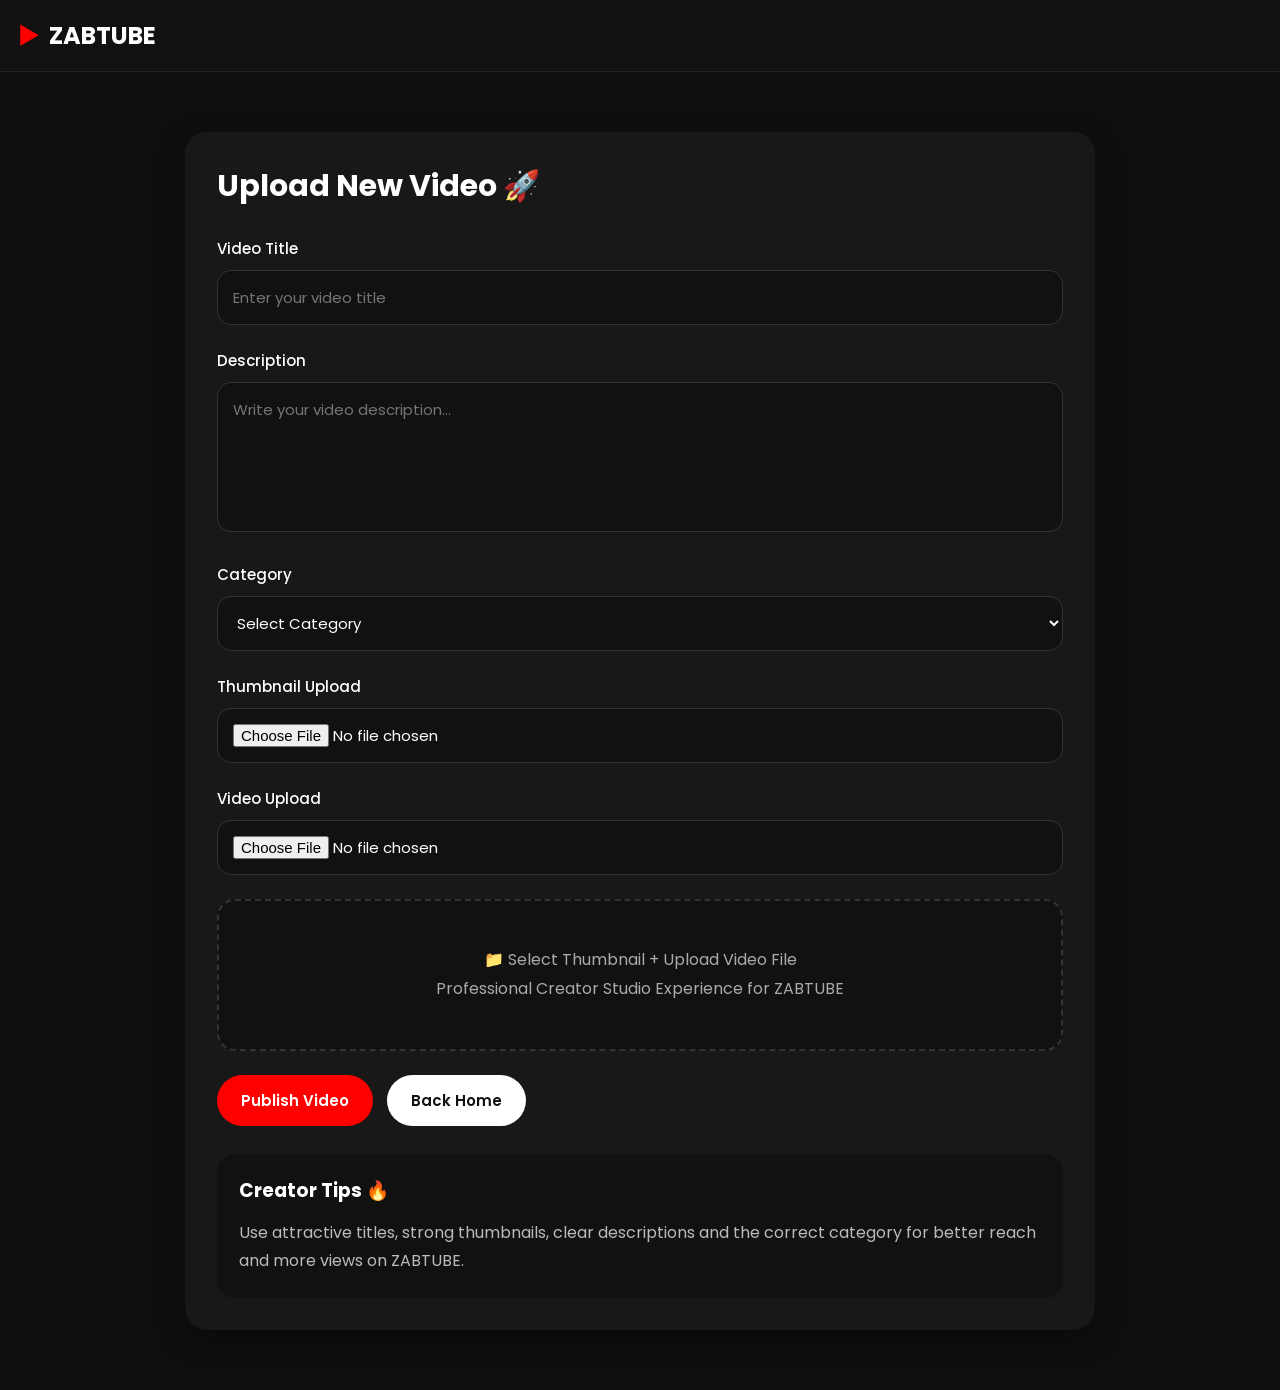
<file: upload.html>
<!DOCTYPE html>
<html lang="hi">
<head>
<meta charset="UTF-8">
<meta name="viewport" content="width=device-width, initial-scale=1.0">
<title>ZABTUBE - Upload Video</title>

<link href="https://fonts.googleapis.com/css2?family=Poppins:wght@300;400;500;600;700&display=swap" rel="stylesheet">

<style>
*{
  margin:0;
  padding:0;
  box-sizing:border-box;
  font-family:'Poppins',sans-serif;
}

body{
  background:#0f0f0f;
  color:#fff;
}

header{
  position:sticky;
  top:0;
  z-index:999;
  padding:18px;
  border-bottom:1px solid #222;
  display:flex;
  align-items:center;
  justify-content:space-between;
  background:#111;
}

.logo{
  font-size:24px;
  font-weight:700;
  display:flex;
  align-items:center;
  gap:10px;
  cursor:pointer;
}

.logo span{
  color:#ff0000;
}

.container{
  max-width:950px;
  margin:40px auto;
  padding:20px;
}

.upload-box{
  background:#181818;
  border-radius:22px;
  padding:32px;
  box-shadow:0 10px 30px rgba(0,0,0,0.35);
}

.title{
  font-size:30px;
  font-weight:700;
  margin-bottom:28px;
}

.form-group{
  margin-bottom:24px;
}

label{
  display:block;
  margin-bottom:10px;
  font-weight:500;
  font-size:15px;
}

input,
textarea,
select{
  width:100%;
  padding:15px;
  border-radius:14px;
  border:1px solid #333;
  background:#111;
  color:#fff;
  outline:none;
  font-size:15px;
}

textarea{
  min-height:150px;
  resize:none;
}

.upload-preview{
  margin-top:14px;
  background:#111;
  border:2px dashed #333;
  border-radius:18px;
  padding:45px;
  text-align:center;
  color:#aaa;
  line-height:1.8;
}

.btn{
  padding:14px 24px;
  border:none;
  border-radius:30px;
  cursor:pointer;
  font-weight:600;
  font-size:15px;
}

.publish-btn{
  background:#ff0000;
  color:#fff;
}

.back-btn{
  background:#fff;
  color:#111;
}

.actions{
  display:flex;
  gap:14px;
  flex-wrap:wrap;
  margin-top:24px;
}

.success-box{
  margin-top:25px;
  background:#111;
  border:1px solid #2d2d2d;
  padding:18px;
  border-radius:16px;
  display:none;
  line-height:1.7;
}

.tips-box{
  margin-top:28px;
  background:#111;
  border-radius:18px;
  padding:22px;
}

.tips-box h3{
  margin-bottom:14px;
}

.tips-box p{
  color:#bbb;
  line-height:1.8;
}

@media(max-width:768px){
  .container{
    margin:20px auto;
    padding:15px;
  }

  .upload-box{
    padding:22px;
  }

  .title{
    font-size:24px;
  }
}
</style>
</head>
<body>

<header>
  <div class="logo" onclick="window.location.href='index.html'">
    <span>▶</span> ZABTUBE
  </div>
</header>

<div class="container">

<div class="upload-box">

<div class="title">
Upload New Video 🚀
</div>

<div class="form-group">
<label>Video Title</label>
<input
type="text"
id="videoTitle"
placeholder="Enter your video title"
/>
</div>

<div class="form-group">
<label>Description</label>
<textarea
id="videoDesc"
placeholder="Write your video description..."
></textarea>
</div>

<div class="form-group">
<label>Category</label>
<select id="videoCategory">
  <option value="">Select Category</option>
  <option>Music</option>
  <option>Gaming</option>
  <option>Movies</option>
  <option>Education</option>
  <option>Live</option>
  <option>News</option>
  <option>Shorts</option>
</select>
</div>

<div class="form-group">
<label>Thumbnail Upload</label>
<input type="file" />
</div>

<div class="form-group">
<label>Video Upload</label>
<input type="file" />
</div>

<div class="upload-preview">
📁 Select Thumbnail + Upload Video File<br>
Professional Creator Studio Experience for ZABTUBE
</div>

<div class="actions">

<button
class="btn publish-btn"
onclick="publishVideo()"
>
Publish Video
</button>

<button
class="btn back-btn"
onclick="window.location.href='index.html'"
>
Back Home
</button>

</div>

<div
class="success-box"
id="successBox"
>
✅ Your video has been published successfully on ZABTUBE!<br>
Your audience will be notified soon 🔔
</div>

<div class="tips-box">
<h3>Creator Tips 🔥</h3>

<p>
Use attractive titles, strong thumbnails, clear descriptions and the correct category for better reach and more views on ZABTUBE.
</p>
</div>

</div>
</div>

<script>
function publishVideo() {
  const title =
    document.getElementById("videoTitle").value.trim();

  const desc =
    document.getElementById("videoDesc").value.trim();

  const category =
    document.getElementById("videoCategory").value;

  const successBox =
    document.getElementById("successBox");

  if (!title || !desc || !category) {
    alert("Please fill all details");
    return;
  }

  successBox.style.display = "block";

  setTimeout(() => {
    window.location.href = "channel.html";
  }, 2500);
}
</script>

</body>
</html>
</file>
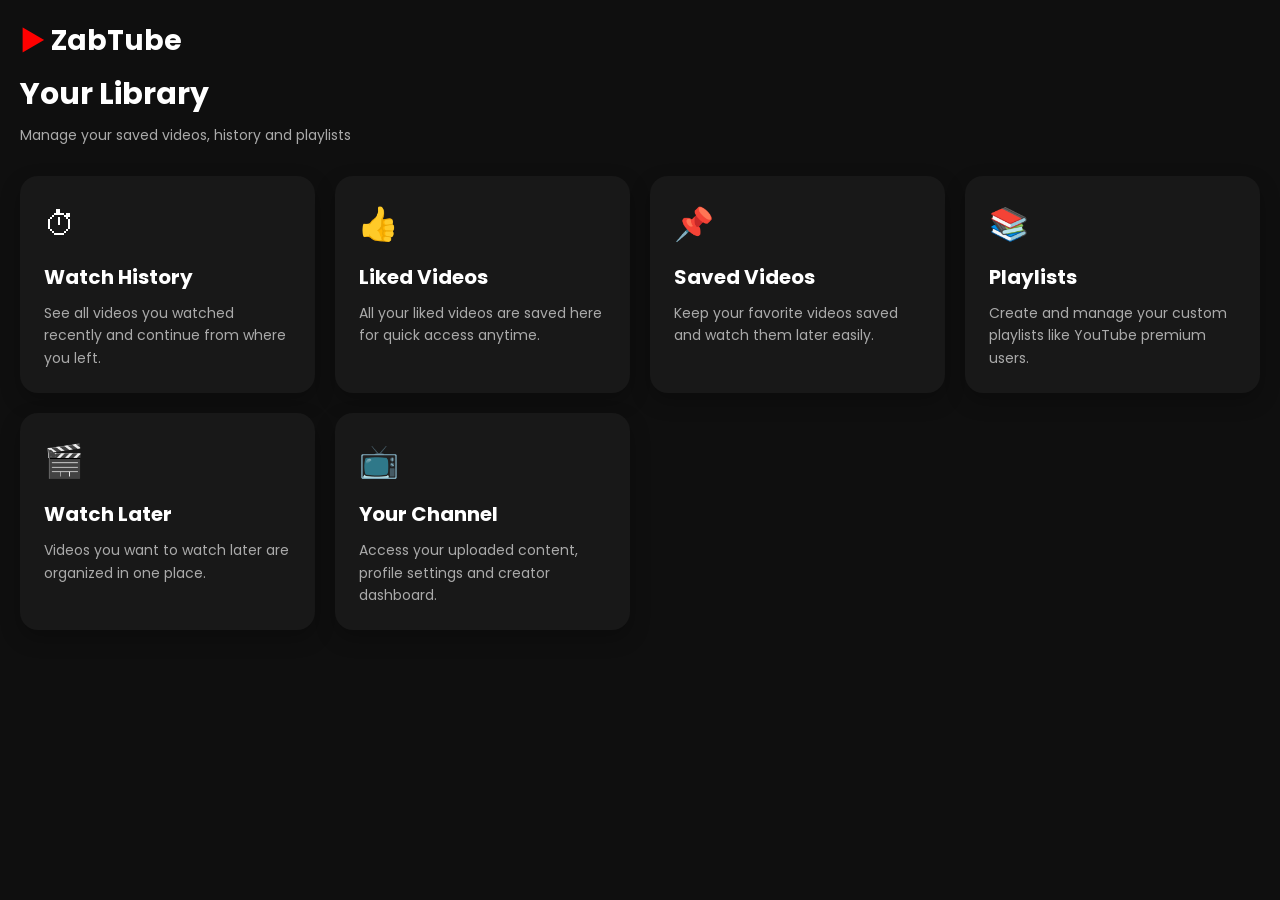
<file: pages/library.html>
<!DOCTYPE html>
<html lang="hi">
<head>
  <meta charset="UTF-8">
  <meta name="viewport" content="width=device-width, initial-scale=1.0">
  <title>Library - ZabTube</title>
  <link href="https://fonts.googleapis.com/css2?family=Poppins:wght@300;400;500;600;700&display=swap" rel="stylesheet">
  <style>
    * {
      margin: 0;
      padding: 0;
      box-sizing: border-box;
      font-family: 'Poppins', sans-serif;
    }

    body {
      background: #0f0f0f;
      color: white;
      padding: 20px;
    }

    .header {
      margin-bottom: 30px;
    }

    .logo {
      font-size: 28px;
      font-weight: 700;
      margin-bottom: 10px;
    }

    .logo span {
      color: #ff0000;
    }

    h1 {
      font-size: 30px;
      margin-bottom: 8px;
    }

    .subtitle {
      color: #aaa;
      font-size: 14px;
    }

    .grid {
      display: grid;
      grid-template-columns: repeat(auto-fit, minmax(280px, 1fr));
      gap: 20px;
      margin-top: 30px;
    }

    .card {
      background: #181818;
      border-radius: 18px;
      padding: 24px;
      box-shadow: 0 8px 20px rgba(0,0,0,0.25);
      transition: 0.3s;
      cursor: pointer;
    }

    .card:hover {
      transform: translateY(-5px);
    }

    .icon {
      font-size: 32px;
      margin-bottom: 14px;
    }

    .card h3 {
      font-size: 20px;
      margin-bottom: 10px;
    }

    .card p {
      color: #aaa;
      font-size: 14px;
      line-height: 1.6;
    }

    @media (max-width: 768px) {
      h1 {
        font-size: 24px;
      }

      .card {
        padding: 18px;
      }
    }
  </style>
</head>
<body>

  <div class="header">
    <div class="logo">
      <span>▶</span> ZabTube
    </div>

    <h1>Your Library</h1>
    <div class="subtitle">Manage your saved videos, history and playlists</div>
  </div>

  <div class="grid">

    <div class="card">
      <div class="icon">⏱</div>
      <h3>Watch History</h3>
      <p>See all videos you watched recently and continue from where you left.</p>
    </div>

    <div class="card">
      <div class="icon">👍</div>
      <h3>Liked Videos</h3>
      <p>All your liked videos are saved here for quick access anytime.</p>
    </div>

    <div class="card">
      <div class="icon">📌</div>
      <h3>Saved Videos</h3>
      <p>Keep your favorite videos saved and watch them later easily.</p>
    </div>

    <div class="card">
      <div class="icon">📚</div>
      <h3>Playlists</h3>
      <p>Create and manage your custom playlists like YouTube premium users.</p>
    </div>

    <div class="card">
      <div class="icon">🎬</div>
      <h3>Watch Later</h3>
      <p>Videos you want to watch later are organized in one place.</p>
    </div>

    <div class="card">
      <div class="icon">📺</div>
      <h3>Your Channel</h3>
      <p>Access your uploaded content, profile settings and creator dashboard.</p>
    </div>

  </div>

</body>
</html>
</file>
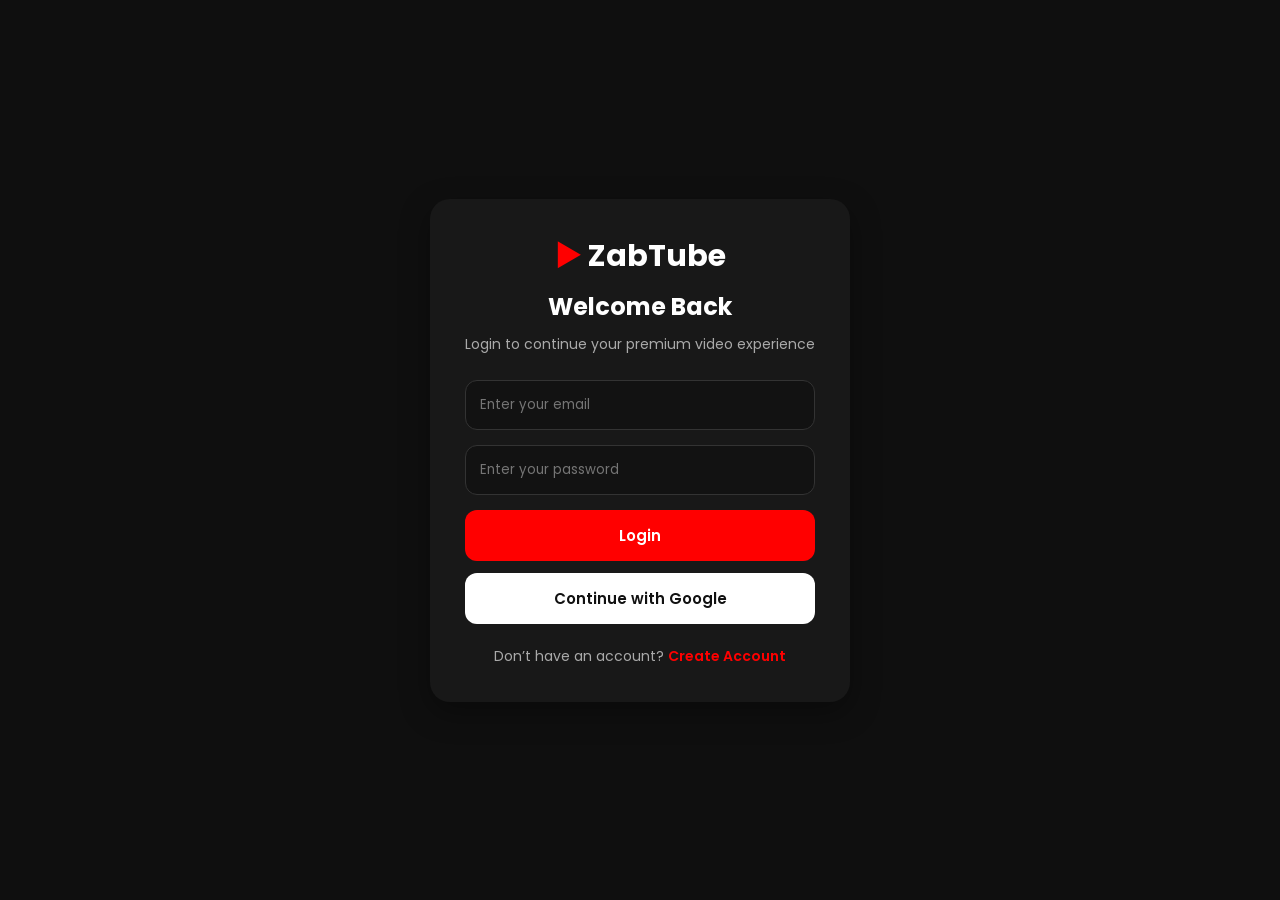
<file: pages/login.html>
<!DOCTYPE html><html lang="hi">
<head>
  <meta charset="UTF-8">
  <meta name="viewport" content="width=device-width, initial-scale=1.0">
  <title>Login - ZabTube</title>
  <link href="https://fonts.googleapis.com/css2?family=Poppins:wght@300;400;500;600;700&display=swap" rel="stylesheet">
  <style>
    * {
      margin: 0;
      padding: 0;
      box-sizing: border-box;
      font-family: 'Poppins', sans-serif;
    }body {
  background: #0f0f0f;
  color: white;
  display: flex;
  justify-content: center;
  align-items: center;
  min-height: 100vh;
  padding: 20px;
}

.login-box {
  width: 100%;
  max-width: 420px;
  background: #181818;
  border-radius: 20px;
  padding: 35px;
  box-shadow: 0 10px 30px rgba(0,0,0,0.35);
  text-align: center;
}

.logo {
  font-size: 30px;
  font-weight: 700;
  margin-bottom: 10px;
}

.logo span {
  color: #ff0000;
}

h2 {
  margin-bottom: 10px;
  font-size: 24px;
}

p {
  color: #aaa;
  margin-bottom: 25px;
  font-size: 14px;
}

input {
  width: 100%;
  padding: 14px;
  margin-bottom: 15px;
  border: 1px solid #333;
  border-radius: 12px;
  background: #121212;
  color: white;
  outline: none;
}

.btn {
  width: 100%;
  padding: 14px;
  border: none;
  border-radius: 12px;
  cursor: pointer;
  font-weight: 600;
  font-size: 15px;
  transition: 0.3s;
  margin-bottom: 12px;
}

.login-btn {
  background: #ff0000;
  color: white;
}

.google-btn {
  background: white;
  color: #111;
}

.btn:hover {
  transform: translateY(-2px);
}

.bottom-text {
  margin-top: 10px;
  font-size: 14px;
  color: #aaa;
}

.bottom-text a {
  color: #ff0000;
  text-decoration: none;
  font-weight: 600;
}

  </style>
</head>
<body>  <div class="login-box">
    <div class="logo">
      <span>▶</span> ZabTube
    </div><h2>Welcome Back</h2>
<p>Login to continue your premium video experience</p>

<input type="email" placeholder="Enter your email">
<input type="password" placeholder="Enter your password">

<button class="btn login-btn" onclick="emailLogin()">Login</button>
<button class="btn google-btn" onclick="signInWithGoogle()">Continue with Google</button>

<div class="bottom-text">
  Don’t have an account? <a href="#">Create Account</a>
</div>

  </div>  <script>
    function emailLogin() {
      alert("Email login backend next step me connect hoga.");
    }
  </script></body>
</html>
</file>
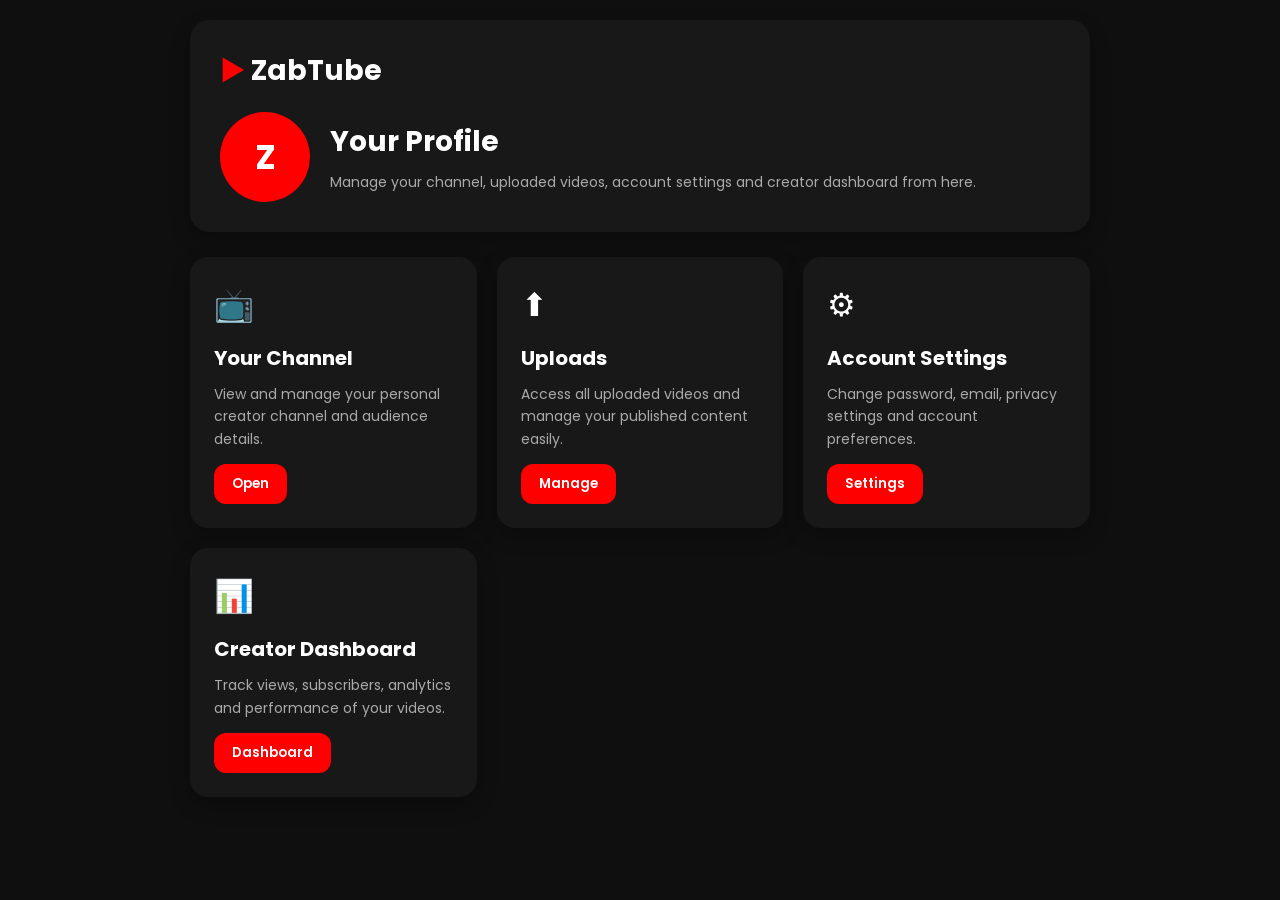
<file: pages/profile.html>
<!DOCTYPE html><html lang="hi">
<head>
  <meta charset="UTF-8">
  <meta name="viewport" content="width=device-width, initial-scale=1.0">
  <title>Profile - ZabTube</title>
  <link href="https://fonts.googleapis.com/css2?family=Poppins:wght@300;400;500;600;700&display=swap" rel="stylesheet">
  <style>
    * {
      margin: 0;
      padding: 0;
      box-sizing: border-box;
      font-family: 'Poppins', sans-serif;
    }body {
  background: #0f0f0f;
  color: white;
  padding: 20px;
}

.profile-box {
  max-width: 900px;
  margin: auto;
}

.header {
  background: #181818;
  border-radius: 20px;
  padding: 30px;
  box-shadow: 0 8px 20px rgba(0,0,0,0.25);
  margin-bottom: 25px;
}

.logo {
  font-size: 28px;
  font-weight: 700;
  margin-bottom: 20px;
}

.logo span {
  color: #ff0000;
}

.user {
  display: flex;
  align-items: center;
  gap: 20px;
  flex-wrap: wrap;
}

.avatar {
  width: 90px;
  height: 90px;
  border-radius: 50%;
  background: #ff0000;
  display: flex;
  align-items: center;
  justify-content: center;
  font-size: 34px;
  font-weight: bold;
}

.info h1 {
  font-size: 28px;
  margin-bottom: 8px;
}

.info p {
  color: #aaa;
  font-size: 14px;
  line-height: 1.6;
}

.grid {
  display: grid;
  grid-template-columns: repeat(auto-fit, minmax(260px, 1fr));
  gap: 20px;
}

.card {
  background: #181818;
  border-radius: 18px;
  padding: 24px;
  box-shadow: 0 8px 20px rgba(0,0,0,0.25);
  transition: 0.3s;
}

.card:hover {
  transform: translateY(-5px);
}

.icon {
  font-size: 32px;
  margin-bottom: 14px;
}

.card h3 {
  margin-bottom: 10px;
  font-size: 20px;
}

.card p {
  color: #aaa;
  font-size: 14px;
  line-height: 1.6;
  margin-bottom: 14px;
}

.btn {
  padding: 10px 18px;
  border: none;
  border-radius: 12px;
  background: #ff0000;
  color: white;
  cursor: pointer;
  font-weight: 600;
}

  </style>
</head>
<body>  <div class="profile-box"><div class="header">
  <div class="logo">
    <span>▶</span> ZabTube
  </div>

  <div class="user">
    <div class="avatar">Z</div>

    <div class="info">
      <h1>Your Profile</h1>
      <p>Manage your channel, uploaded videos, account settings and creator dashboard from here.</p>
    </div>
  </div>
</div>

<div class="grid">

  <div class="card">
    <div class="icon">📺</div>
    <h3>Your Channel</h3>
    <p>View and manage your personal creator channel and audience details.</p>
    <button class="btn">Open</button>
  </div>

  <div class="card">
    <div class="icon">⬆</div>
    <h3>Uploads</h3>
    <p>Access all uploaded videos and manage your published content easily.</p>
    <button class="btn">Manage</button>
  </div>

  <div class="card">
    <div class="icon">⚙</div>
    <h3>Account Settings</h3>
    <p>Change password, email, privacy settings and account preferences.</p>
    <button class="btn">Settings</button>
  </div>

  <div class="card">
    <div class="icon">📊</div>
    <h3>Creator Dashboard</h3>
    <p>Track views, subscribers, analytics and performance of your videos.</p>
    <button class="btn">Dashboard</button>
  </div>

</div>

  </div></body>
</html>
</file>
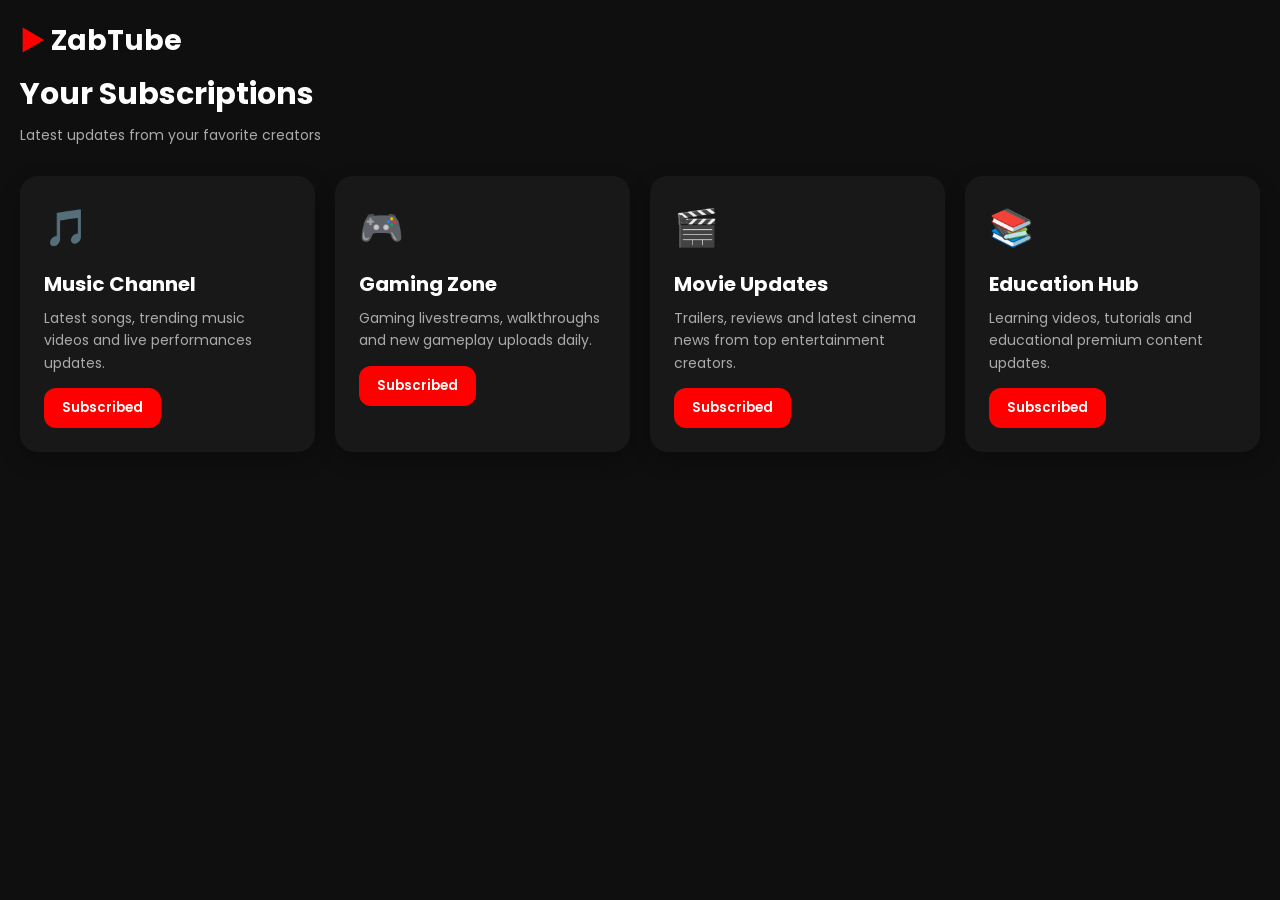
<file: pages/subscriptions.html>
<!DOCTYPE html><html lang="hi">
<head>
  <meta charset="UTF-8">
  <meta name="viewport" content="width=device-width, initial-scale=1.0">
  <title>Subscriptions - ZabTube</title>
  <link href="https://fonts.googleapis.com/css2?family=Poppins:wght@300;400;500;600;700&display=swap" rel="stylesheet">
  <style>
    * {
      margin: 0;
      padding: 0;
      box-sizing: border-box;
      font-family: 'Poppins', sans-serif;
    }body {
  background: #0f0f0f;
  color: white;
  padding: 20px;
}

.header {
  margin-bottom: 30px;
}

.logo {
  font-size: 28px;
  font-weight: 700;
  margin-bottom: 10px;
}

.logo span {
  color: #ff0000;
}

h1 {
  font-size: 30px;
  margin-bottom: 8px;
}

.subtitle {
  color: #aaa;
  font-size: 14px;
}

.channels {
  display: grid;
  grid-template-columns: repeat(auto-fit, minmax(280px, 1fr));
  gap: 20px;
  margin-top: 30px;
}

.card {
  background: #181818;
  border-radius: 18px;
  padding: 24px;
  box-shadow: 0 8px 20px rgba(0,0,0,0.25);
  transition: 0.3s;
}

.card:hover {
  transform: translateY(-5px);
}

.avatar {
  font-size: 36px;
  margin-bottom: 14px;
}

.card h3 {
  font-size: 20px;
  margin-bottom: 8px;
}

.card p {
  color: #aaa;
  font-size: 14px;
  line-height: 1.6;
  margin-bottom: 14px;
}

.btn {
  padding: 10px 18px;
  border: none;
  border-radius: 12px;
  background: #ff0000;
  color: white;
  cursor: pointer;
  font-weight: 600;
}

  </style>
</head>
<body>  <div class="header">
    <div class="logo">
      <span>▶</span> ZabTube
    </div><h1>Your Subscriptions</h1>
<div class="subtitle">Latest updates from your favorite creators</div>

  </div>  <div class="channels"><div class="card">
  <div class="avatar">🎵</div>
  <h3>Music Channel</h3>
  <p>Latest songs, trending music videos and live performances updates.</p>
  <button class="btn">Subscribed</button>
</div>

<div class="card">
  <div class="avatar">🎮</div>
  <h3>Gaming Zone</h3>
  <p>Gaming livestreams, walkthroughs and new gameplay uploads daily.</p>
  <button class="btn">Subscribed</button>
</div>

<div class="card">
  <div class="avatar">🎬</div>
  <h3>Movie Updates</h3>
  <p>Trailers, reviews and latest cinema news from top entertainment creators.</p>
  <button class="btn">Subscribed</button>
</div>

<div class="card">
  <div class="avatar">📚</div>
  <h3>Education Hub</h3>
  <p>Learning videos, tutorials and educational premium content updates.</p>
  <button class="btn">Subscribed</button>
</div>

  </div></body>
</html>
</file>
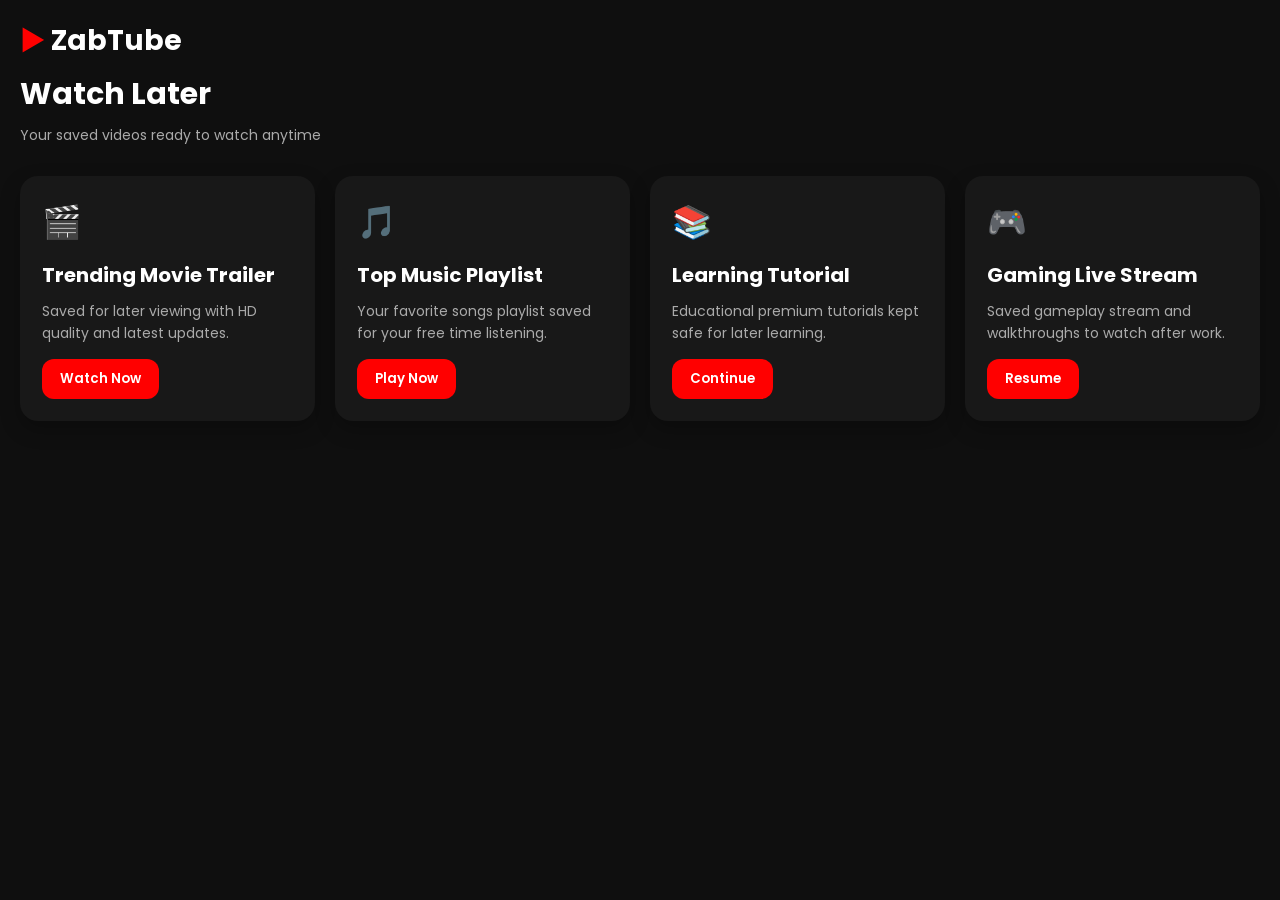
<file: pages/watchlater.html>
<!DOCTYPE html><html lang="hi">
<head>
  <meta charset="UTF-8">
  <meta name="viewport" content="width=device-width, initial-scale=1.0">
  <title>Watch Later - ZabTube</title>
  <link href="https://fonts.googleapis.com/css2?family=Poppins:wght@300;400;500;600;700&display=swap" rel="stylesheet">
  <style>
    * {
      margin: 0;
      padding: 0;
      box-sizing: border-box;
      font-family: 'Poppins', sans-serif;
    }body {
  background: #0f0f0f;
  color: white;
  padding: 20px;
}

.header {
  margin-bottom: 30px;
}

.logo {
  font-size: 28px;
  font-weight: 700;
  margin-bottom: 10px;
}

.logo span {
  color: #ff0000;
}

h1 {
  font-size: 30px;
  margin-bottom: 8px;
}

.subtitle {
  color: #aaa;
  font-size: 14px;
}

.videos {
  display: grid;
  grid-template-columns: repeat(auto-fit, minmax(280px, 1fr));
  gap: 20px;
  margin-top: 30px;
}

.card {
  background: #181818;
  border-radius: 18px;
  padding: 22px;
  box-shadow: 0 8px 20px rgba(0,0,0,0.25);
  transition: 0.3s;
}

.card:hover {
  transform: translateY(-5px);
}

.icon {
  font-size: 32px;
  margin-bottom: 14px;
}

.card h3 {
  font-size: 20px;
  margin-bottom: 10px;
}

.card p {
  color: #aaa;
  font-size: 14px;
  line-height: 1.6;
  margin-bottom: 14px;
}

.btn {
  padding: 10px 18px;
  border: none;
  border-radius: 12px;
  background: #ff0000;
  color: white;
  cursor: pointer;
  font-weight: 600;
}

  </style>
</head>
<body>  <div class="header">
    <div class="logo">
      <span>▶</span> ZabTube
    </div><h1>Watch Later</h1>
<div class="subtitle">Your saved videos ready to watch anytime</div>

  </div>  <div class="videos"><div class="card">
  <div class="icon">🎬</div>
  <h3>Trending Movie Trailer</h3>
  <p>Saved for later viewing with HD quality and latest updates.</p>
  <button class="btn">Watch Now</button>
</div>

<div class="card">
  <div class="icon">🎵</div>
  <h3>Top Music Playlist</h3>
  <p>Your favorite songs playlist saved for your free time listening.</p>
  <button class="btn">Play Now</button>
</div>

<div class="card">
  <div class="icon">📚</div>
  <h3>Learning Tutorial</h3>
  <p>Educational premium tutorials kept safe for later learning.</p>
  <button class="btn">Continue</button>
</div>

<div class="card">
  <div class="icon">🎮</div>
  <h3>Gaming Live Stream</h3>
  <p>Saved gameplay stream and walkthroughs to watch after work.</p>
  <button class="btn">Resume</button>
</div>

  </div></body>
</html>
</file>
